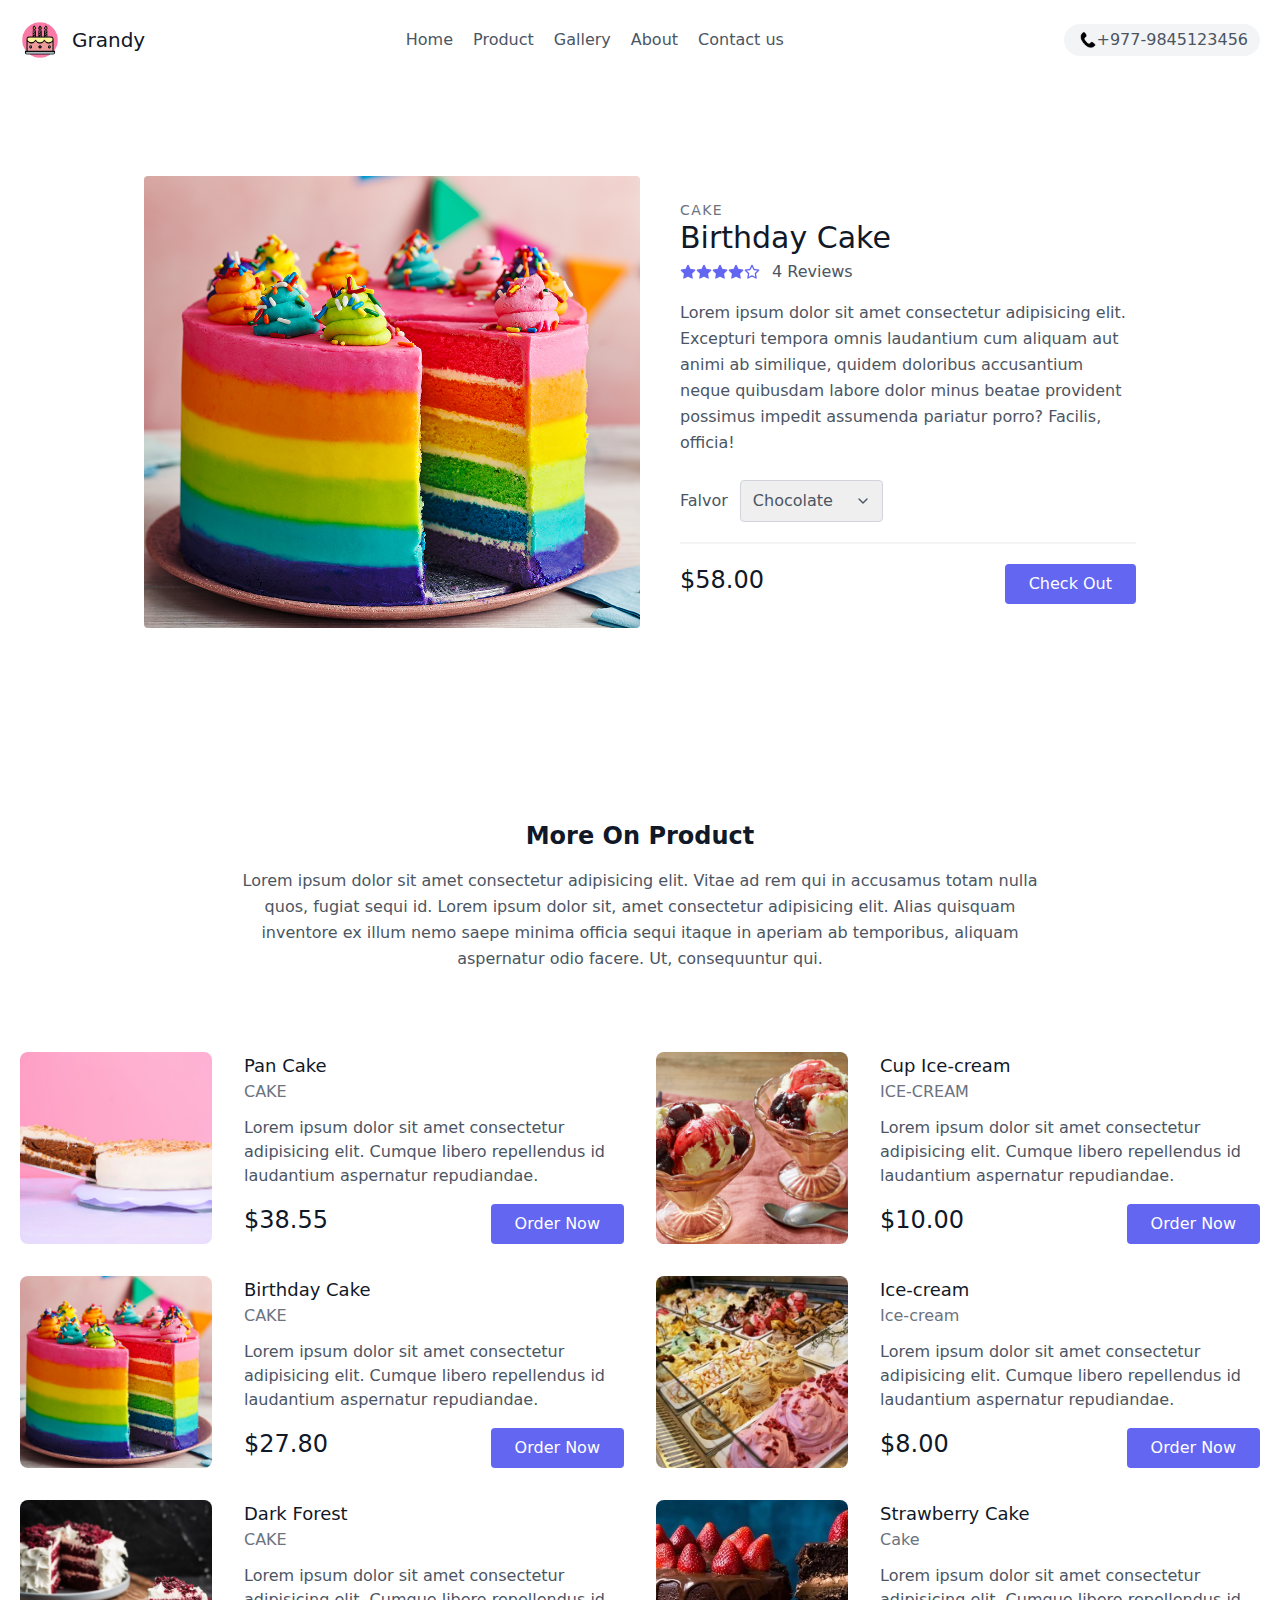
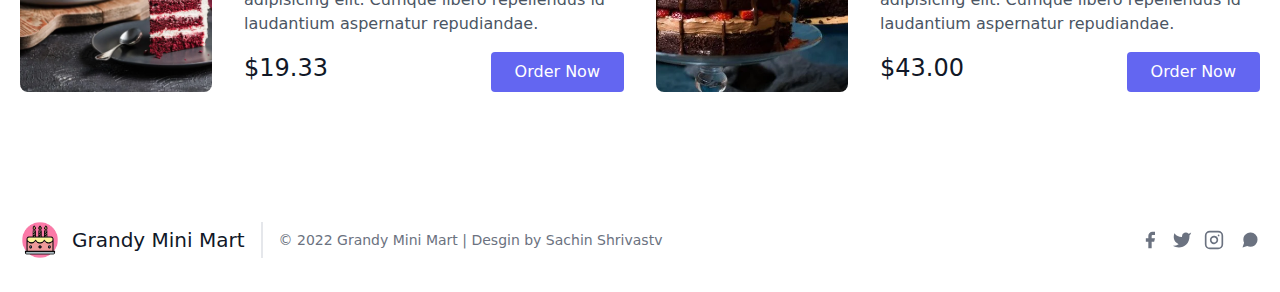
<file: product.html>
<!DOCTYPE html>
<html lang="en" style="scroll-behavior: smooth;">

    <head>
        <meta charset="UTF-8">
        <meta http-equiv="X-UA-Compatible" content="IE=edge">
        <meta name="viewport" content="width=device-width, initial-scale=1.0">
        <script src="/assest/Tailwind/tailwind.js"></script>
        <link rel="stylesheet" href="style.css">
        <link rel="" href="/assest/6575c983110ed3aac962960bc85b2d6a-removebg-preview.png" type="image/x-icon">
        <script src="assest/Fontawesome/fontawesomeIco.js" crossorigin="anonymous"></script>
        <title>Grandy Mini Mart</title>
      </head>

<body>
    <header class="text-gray-600 body-font">
        <div class="container mx-auto flex flex-wrap p-5 flex-col md:flex-row items-center">
            <a class="flex cursor-pointer title-font font-medium items-center text-gray-900 mb-4 md:mb-0">
                <img src="/assest/6575c983110ed3aac962960bc85b2d6a-removebg-preview.png" alt=""
                    class="w-10 h-10 text-white rounded-full">
                <span class="ml-3 text-xl">Grandy</span>
            </a>
            <nav class="md:ml-auto md:mr-auto flex flex-wrap items-center text-base justify-center">
                <a class="mr-5 hover:text-gray-900 cursor-pointer" href="/">Home</a>
                <a class="mr-5 hover:text-gray-900 cursor-pointer" href="/#product">Product</a>
                <a class="mr-5 hover:text-gray-900 cursor-pointer" href="/#gallery">Gallery</a>
                <a class="mr-5 hover:text-gray-900 cursor-pointer" href="/#about">About</a>
                <a class="mr-5 hover:text-gray-900 cursor-pointer" href="/#contact">Contact us</a>
            </nav>
            <button
                class="inline-flex items-center bg-gray-100 hover:bg-indigo-600 border-0 py-1 px-3 focus:outline-none hover:bg-indigo-200 rounded-2xl text-base mt-4 md:mt-0">
                <img src="/assest/phone_PNG48996.png" alt="" class="w-4 h-4 ml-1">
                +977-9845123456
            </button>
        </div>
    </header>


    <section class="text-gray-600 body-font overflow-hidden">
        <div class="container px-5 py-24 mx-auto">
            <div class="lg:w-4/5 mx-auto flex flex-wrap">
                <img alt="ecommerce" class="lg:w-1/2 w-full lg:h-auto h-64 object-cover object-center rounded"
                    src="/assest/cakes/1.jpg">
                <div class="lg:w-1/2 w-full lg:pl-10 lg:py-6 mt-6 lg:mt-0">
                    <h2 class="text-sm title-font text-gray-500 tracking-widest uppercase">Cake</h2>
                    <h1 class="text-gray-900 text-3xl title-font font-medium mb-1">Birthday Cake</h1>
                    <div class="flex mb-4">
                        <span class="flex items-center">
                            <svg fill="currentColor" stroke="currentColor" stroke-linecap="round"
                                stroke-linejoin="round" stroke-width="2" class="w-4 h-4 text-indigo-500"
                                viewBox="0 0 24 24">
                                <path
                                    d="M12 2l3.09 6.26L22 9.27l-5 4.87 1.18 6.88L12 17.77l-6.18 3.25L7 14.14 2 9.27l6.91-1.01L12 2z">
                                </path>
                            </svg>
                            <svg fill="currentColor" stroke="currentColor" stroke-linecap="round"
                                stroke-linejoin="round" stroke-width="2" class="w-4 h-4 text-indigo-500"
                                viewBox="0 0 24 24">
                                <path
                                    d="M12 2l3.09 6.26L22 9.27l-5 4.87 1.18 6.88L12 17.77l-6.18 3.25L7 14.14 2 9.27l6.91-1.01L12 2z">
                                </path>
                            </svg>
                            <svg fill="currentColor" stroke="currentColor" stroke-linecap="round"
                                stroke-linejoin="round" stroke-width="2" class="w-4 h-4 text-indigo-500"
                                viewBox="0 0 24 24">
                                <path
                                    d="M12 2l3.09 6.26L22 9.27l-5 4.87 1.18 6.88L12 17.77l-6.18 3.25L7 14.14 2 9.27l6.91-1.01L12 2z">
                                </path>
                            </svg>
                            <svg fill="currentColor" stroke="currentColor" stroke-linecap="round"
                                stroke-linejoin="round" stroke-width="2" class="w-4 h-4 text-indigo-500"
                                viewBox="0 0 24 24">
                                <path
                                    d="M12 2l3.09 6.26L22 9.27l-5 4.87 1.18 6.88L12 17.77l-6.18 3.25L7 14.14 2 9.27l6.91-1.01L12 2z">
                                </path>
                            </svg>
                            <svg fill="none" stroke="currentColor" stroke-linecap="round" stroke-linejoin="round"
                                stroke-width="2" class="w-4 h-4 text-indigo-500" viewBox="0 0 24 24">
                                <path
                                    d="M12 2l3.09 6.26L22 9.27l-5 4.87 1.18 6.88L12 17.77l-6.18 3.25L7 14.14 2 9.27l6.91-1.01L12 2z">
                                </path>
                            </svg>
                            <span class="text-gray-600 ml-3">4 Reviews</span>
                        </span>

                    </div>
                    <p class="leading-relaxed">Lorem ipsum dolor sit amet consectetur adipisicing elit. Excepturi
                        tempora omnis laudantium cum aliquam aut animi ab similique, quidem doloribus accusantium neque
                        quibusdam labore dolor minus beatae provident possimus impedit assumenda pariatur porro?
                        Facilis, officia!</p>
                    <div class="flex mt-6 items-center pb-5 border-b-2 border-gray-100 mb-5">
                        <div class="flex items-center">
                            <span class="mr-3">Falvor</span>
                            <div class="relative">
                                <select
                                    class="rounded border appearance-none border-gray-300 py-2 focus:outline-none focus:ring-2 focus:ring-indigo-200 focus:border-indigo-500 text-base pl-3 pr-10">
                                    <option>Chocolate</option>
                                    <option>Orange</option>
                                    <option>Strawberry</option>
                                    <option>Butter</option>
                                </select>
                                <span
                                    class="absolute right-0 top-0 h-full w-10 text-center text-gray-600 pointer-events-none flex items-center justify-center">
                                    <svg fill="none" stroke="currentColor" stroke-linecap="round"
                                        stroke-linejoin="round" stroke-width="2" class="w-4 h-4" viewBox="0 0 24 24">
                                        <path d="M6 9l6 6 6-6"></path>
                                    </svg>
                                </span>
                            </div>
                        </div>
                    </div>
                    <div class="flex">
                        <span class="title-font font-medium text-2xl text-gray-900">$58.00</span>
                        <button
                            class="flex ml-auto text-white bg-indigo-500 border-0 py-2 px-6 focus:outline-none hover:bg-indigo-600 rounded">Check
                            Out</button>
                    </div>
                </div>
            </div>
        </div>
    </section>


    <section class="text-gray-600 body-font">
        <div class="container px-5 py-24 mx-auto">
            <div class="flex flex-col text-center w-full mb-20">
                <h1 class="text-2xl font-medium title-font mb-4 text-gray-900 font-semibold">More On Product</h1>
                <p class="lg:w-2/3 mx-auto leading-relaxed text-base">Lorem ipsum dolor sit amet consectetur adipisicing elit. Vitae ad rem qui in accusamus totam nulla quos, fugiat sequi id. Lorem ipsum dolor sit, amet consectetur adipisicing elit. Alias quisquam inventore ex illum nemo saepe minima officia sequi itaque in aperiam ab temporibus, aliquam aspernatur odio facere. Ut, consequuntur qui.
                </p>
            </div>
            <div class="flex flex-wrap -m-4">
                <div class="p-4 lg:w-1/2">
                    <div
                        class="h-full flex sm:flex-row flex-col items-center sm:justify-start justify-center text-center sm:text-left">
                        <img alt="team"
                            class="flex-shrink-0 rounded-lg w-48 h-48 object-cover object-center sm:mb-0 mb-4"
                            src="/assest/cakes/3.jpg">
                        <div class="flex-grow sm:pl-8">
                            <h2 class="title-font font-medium text-lg text-gray-900">Pan Cake</h2>
                            <h3 class="text-gray-500 mb-3 uppercase">Cake</h3>
                            <p class="mb-4">Lorem ipsum dolor sit amet consectetur adipisicing elit. Cumque libero repellendus id laudantium aspernatur repudiandae.</p>
                            <div class="flex space-between ">
                                <span class="title-font font-medium text-2xl text-gray-900">$38.55</span>
                                        <button
                                        class="text-white bg-indigo-500 border-0 py-2 px-6 focus:outline-none hover:bg-indigo-600 rounded">Order
                                        Now</button>
                                    </div>
                        </div>
                    </div>
                </div>

                <div class="p-4 lg:w-1/2">
                    <div
                        class="h-full flex sm:flex-row flex-col items-center sm:justify-start justify-center text-center sm:text-left">
                        <img alt="team"
                            class="flex-shrink-0 rounded-lg w-48 h-48 object-cover object-center sm:mb-0 mb-4"
                            src="/assest/cakes/5.jpg">
                        <div class="flex-grow sm:pl-8">
                            <h2 class="title-font font-medium text-lg text-gray-900">Cup Ice-cream</h2>
                            <h3 class="text-gray-500 mb-3 uppercase">Ice-cream</h3>
                            <p class="mb-4">Lorem ipsum dolor sit amet consectetur adipisicing elit. Cumque libero repellendus id laudantium aspernatur repudiandae.</p>
                            <div class="flex space-between">
                                <span class="title-font font-medium text-2xl text-gray-900">$10.00</span>
                                        <button
                                        class="text-white bg-indigo-500 border-0 py-2 px-6 focus:outline-none hover:bg-indigo-600 rounded">Order
                                        Now</button>
                                    </div>
                        </div>
                    </div>
                </div>

                <div class="p-4 lg:w-1/2">
                    <div
                        class="h-full flex sm:flex-row flex-col items-center sm:justify-start justify-center text-center sm:text-left">
                        <img alt="team"
                            class="flex-shrink-0 rounded-lg w-48 h-48 object-cover object-center sm:mb-0 mb-4"
                            src="/assest/cakes/1.jpg">
                        <div class="flex-grow sm:pl-8">
                            <h2 class="title-font font-medium text-lg text-gray-900">Birthday Cake</h2>
                            <h3 class="text-gray-500 mb-3 uppercase">Cake</h3>
                            <p class="mb-4">Lorem ipsum dolor sit amet consectetur adipisicing elit. Cumque libero repellendus id laudantium aspernatur repudiandae.</p>
                            <div class="flex space-between">
                                <span class="title-font font-medium text-2xl text-gray-900">$27.80</span>
                                        <button
                                        class="text-white bg-indigo-500 border-0 py-2 px-6 focus:outline-none hover:bg-indigo-600 rounded">Order
                                        Now</button>
                                    </div>
                        </div>
                    </div>
                </div>

                <div class="p-4 lg:w-1/2">
                    <div
                        class="h-full flex sm:flex-row flex-col items-center sm:justify-start justify-center text-center sm:text-left">
                        <img alt="team"
                            class="flex-shrink-0 rounded-lg w-48 h-48 object-cover object-center sm:mb-0 mb-4"
                            src="/assest/cakes/8.jpg">
                        <div class="flex-grow sm:pl-8">
                            <h2 class="title-font font-medium text-lg text-gray-900">Ice-cream</h2>
                            <h3 class="text-gray-500 mb-3">Ice-cream</h3>
                            <p class="mb-4">Lorem ipsum dolor sit amet consectetur adipisicing elit. Cumque libero repellendus id laudantium aspernatur repudiandae.</p>
                            <div class="flex space-between">
                                <span class="title-font font-medium text-2xl text-gray-900">$8.00</span>
                                        <button
                                        class="text-white bg-indigo-500 border-0 py-2 px-6 focus:outline-none hover:bg-indigo-600 rounded">Order
                                        Now</button>
                                    </div>
                        </div>
                    </div>
                </div>
                <div class="p-4 lg:w-1/2">
                    <div
                        class="h-full flex sm:flex-row flex-col items-center sm:justify-start justify-center text-center sm:text-left">
                        <img alt="team"
                            class="flex-shrink-0 rounded-lg w-48 h-48 object-cover object-center sm:mb-0 mb-4"
                            src="/assest/cakes/6.jpg">
                        <div class="flex-grow sm:pl-8">
                            <h2 class="title-font font-medium text-lg text-gray-900">Dark Forest</h2>
                            <h3 class="text-gray-500 mb-3 uppercase">Cake</h3>
                            <p class="mb-4">Lorem ipsum dolor sit amet consectetur adipisicing elit. Cumque libero repellendus id laudantium aspernatur repudiandae.</p>
                            <div class="flex space-between">
                                <span class="title-font font-medium text-2xl text-gray-900">$19.33</span>
                                        <button
                                        class="text-white bg-indigo-500 border-0 py-2 px-6 focus:outline-none hover:bg-indigo-600 rounded">Order
                                        Now</button>
                                    </div>
                        </div>
                    </div>
                </div>
                <div class="p-4 lg:w-1/2">
                    <div
                        class="h-full flex sm:flex-row flex-col items-center sm:justify-start justify-center text-center sm:text-left">
                        <img alt="team"
                            class="flex-shrink-0 rounded-lg w-48 h-48 object-cover object-center sm:mb-0 mb-4"
                            src="/assest/cakes/4.jpg">
                        <div class="flex-grow sm:pl-8">
                            <h2 class="title-font font-medium text-lg text-gray-900">Strawberry Cake</h2>
                            <h3 class="text-gray-500 mb-3">Cake</h3>
                            <p class="mb-4">Lorem ipsum dolor sit amet consectetur adipisicing elit. Cumque libero repellendus id laudantium aspernatur repudiandae.</p>
                            <div class="flex space-between">
                        <span class="title-font font-medium text-2xl text-gray-900">$43.00</span>
                                <button
                                class="text-white bg-indigo-500 border-0 py-2 px-6 focus:outline-none hover:bg-indigo-600 rounded">Order
                                Now</button>
                            </div>
                        </div>
                    </div>
                </div>
            </div>
        </div>
    </section>

    <footer class="text-gray-600 body-font">
        <div class="container px-5 py-8 mx-auto flex items-center sm:flex-row flex-col">
            <a href="#home" class="flex title-font font-medium items-center text-gray-900 mb-4 md:mb-0">
                <img src="/assest/6575c983110ed3aac962960bc85b2d6a-removebg-preview.png" alt=""
                    class="w-10 h-10 text-white rounded-full">
                <span class="ml-3 text-xl">Grandy Mini Mart</span>
            </a>
            <p class="text-sm text-gray-500 sm:ml-4 sm:pl-4 sm:border-l-2 sm:border-gray-200 sm:py-2 sm:mt-0 mt-4">©
                2022 Grandy Mini Mart | Desgin by Sachin Shrivastv
            </p>
            <span class="inline-flex sm:ml-auto sm:mt-0 mt-4 justify-center cursor-pointer sm:justify-start">
                <a class="text-gray-500">
                    <svg fill="currentColor" stroke-linecap="round" stroke-linejoin="round" stroke-width="2"
                        class="w-5 h-5" viewBox="0 0 24 24">
                        <path d="M18 2h-3a5 5 0 00-5 5v3H7v4h3v8h4v-8h3l1-4h-4V7a1 1 0 011-1h3z"></path>
                    </svg>
                </a>
                <a class="ml-3 text-gray-500">
                    <svg fill="currentColor" stroke-linecap="round" stroke-linejoin="round" stroke-width="2"
                        class="w-5 h-5" viewBox="0 0 24 24">
                        <path
                            d="M23 3a10.9 10.9 0 01-3.14 1.53 4.48 4.48 0 00-7.86 3v1A10.66 10.66 0 013 4s-4 9 5 13a11.64 11.64 0 01-7 2c9 5 20 0 20-11.5a4.5 4.5 0 00-.08-.83A7.72 7.72 0 0023 3z">
                        </path>
                    </svg>
                </a>
                <a class="ml-3 text-gray-500">
                    <svg fill="none" stroke="currentColor" stroke-linecap="round" stroke-linejoin="round"
                        stroke-width="2" class="w-5 h-5" viewBox="0 0 24 24">
                        <rect width="20" height="20" x="2" y="2" rx="5" ry="5"></rect>
                        <path d="M16 11.37A4 4 0 1112.63 8 4 4 0 0116 11.37zm1.5-4.87h.01"></path>
                    </svg>
                </a>
                <a class="ml-4 text-gray-500">
                    <svg fill="currentColor" stroke-linecap="round" stroke-linejoin="round" stroke-width="2"
                        class="w-5 h-5" viewBox="0 0 24 24">
                        <path
                            d="M21 11.5a8.38 8.38 0 01-.9 3.8 8.5 8.5 0 01-7.6 4.7 8.38 8.38 0 01-3.8-.9L3 21l1.9-5.7a8.38 8.38 0 01-.9-3.8 8.5 8.5 0 014.7-7.6 8.38 8.38 0 013.8-.9h.5a8.48 8.48 0 018 8v.5z">
                        </path>
                    </svg>
                </a>
            </span>
        </div>
    </footer>

</body>

</html>
</file>
<file: style.css>
@import url('https://fonts.googleapis.com/css2?family=Ubuntu&display=swap');
.font-ubuntu{
    font-family: 'Ubuntu', sans-serif;
}

.space-between{
    justify-content: space-between;
}
.dark-mode{
    background-color: #121212;
}
</file>
